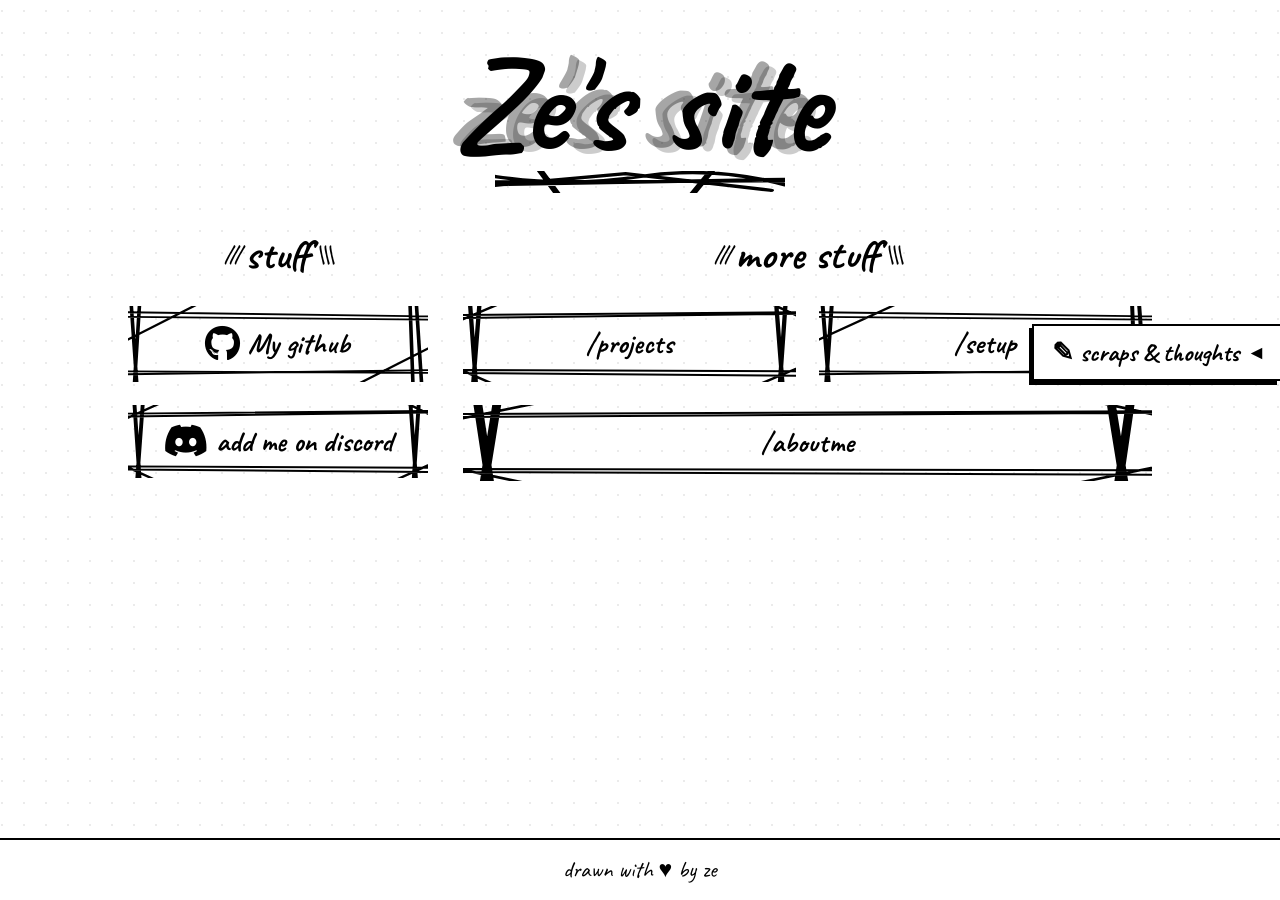
<file: index.html>
<!Doctype html>
<html lang="en">
    <head>
        <meta charset="UTF-8">
        <meta name="viewport" content="width=device-width, initial-scale=1.0">
        <title>ze's site</title>
        <link rel="preconnect" href="https://fonts.googleapis.com">
        <link rel="preconnect" href="https://fonts.gstatic.com" crossorigin>
        <link href="https://fonts.googleapis.com/css2?family=Caveat:wght@600;700&family=Patrick+Hand&display=swap" rel="stylesheet">
        <link rel="stylesheet" href="https://cdnjs.cloudflare.com/ajax/libs/font-awesome/6.5.1/css/all.min.css">
        <link rel="stylesheet" href="assets/style.css">
    </head>
    <body>
        <header class="site-header">
            <div class="title-wrap">
                <h1 class="hero-title ">Ze's site</h1>
                
            </div>
            <div class="scribble-scratch"></div>
        </header>

        <main class="main-container">
            <div class="column-cluster">
                <p class="column-label">stuff</p>
                <a href="https://github.com/DeadZone-0" target="_blank" rel="noopener noreferrer" class="pen-strike-btn">
                    <i class="fa-brands fa-github"></i>
                    <p>My github </p>
                </a>

                <button class="pen-strike-btn" onclick="copyDiscord(this)">
                    <i class="fa-brands fa-discord"></i>
                    <p id="dc-text">add me on discord</p>
                </button>
            </div>

            <!-- right -->
            <div class="column-cluster">
                <p class="column-label">more stuff</p>
                <div class="items-grid">
                    <a href="projects.html" class="pen-strike-btn btn-projects">
                        <p>/projects</p>
                    </a>
                    <a href="setup.html" class="pen-strike-btn btn-setup">
                        <p>/setup</p>
                    </a>
                    <a href="aboutme.html" class="pen-strike-btn btn-about">
                        <p>/aboutme</p>
                    </a>
                </div>
            </div>
        </main>

        <!-- ── SIDE PULL TAB FOR TORN SKETCH SHEET ────────────────── -->
        <button id="blog-tab" class="blog-pull-tab" onclick="toggleTornSheet()" aria-label="Pull out thoughts and scraps sheet">
            <span>✎ scraps &amp; thoughts</span>
            <span style="font-size: 1.2rem;">◄</span>
        </button>

        <!-- ── TORN PAPER BACKDROP & SHEET ──────────────────────────── -->
        <div id="sheet-backdrop" class="blog-backdrop" onclick="toggleTornSheet()"></div>

        <aside id="torn-sheet" class="torn-paper-sheet" aria-label="Loose thoughts and notebook scraps">
            <div class="tape-strip"></div>
            <div class="sheet-header">
                <h2 class="sheet-title">~ loose scraps ~</h2>
                <button class="sheet-push-btn" onclick="toggleTornSheet()">push back ×</button>
            </div>

            <!-- 3 Hand-Drawn Section Switcher Tabs -->
            <div class="sheet-tabs-nav">
                <button class="sheet-tab-btn active" onclick="switchSheetTab('blogs', this)">✎ blogs</button>
                <button class="sheet-tab-btn" onclick="switchSheetTab('thoughts', this)"> thoughts</button>
                <button class="sheet-tab-btn" onclick="switchSheetTab('timestuff', this)"> time stuff</button>
            </div>

            <div class="sheet-content">
                <!-- TAB 1: BLOGS -->
                <div id="section-blogs" class="sheet-section active">
                    <article class="scrap-entry">
                        <div class="scrap-time">[ DEV LOG &middot; 2026-10-28 ]</div>
                        <h3 class="scrap-heading">Demo1</h3>
                        <p class="scrap-body">
                            jhg
                        </p>
                    </article>

                    <article class="scrap-entry">
                        <div class="scrap-time">[ ARCHITECTURE &middot; 2026-10-15 ]</div>
                        <h3 class="scrap-heading">gh</h3>
                        <p class="scrap-body">
                            too much shits 
                        </p>
                    </article>

                    <article class="scrap-entry">
                        <div class="scrap-time">[ LINUX RICE &middot; 2026-09-30 ]</div>
                        <h3 class="scrap-heading">frr</h3>
                        <p class="scrap-body">
                            
                        </p>
                    </article>
                </div>

                <!-- TAB 2: THOUGHTS -->
                <div id="section-thoughts" class="sheet-section">
                    <article class="scrap-entry">
                        <div class="scrap-time">hmm</div>
                        <p class="scrap-body">
                           still thinking
                    </article>

                  
                </div>

                <!-- TAB 3: TIME STUFF -->
                <div id="section-timestuff" class="sheet-section">
                    <div class="time-stat-grid">
                        <div class="time-stat-box">
                            <div class="time-stat-label">Local Clock (IST)</div>
                            <div class="time-stat-val" id="sheet-clock">--:--:-- IST</div>
                        </div>
                       
                    </div>

                    <article class="scrap-entry">
                        <div class="scrap-time">workstation info</div>
                        <h3 class="scrap-heading">arch linux daily driver</h3>
                        <p class="scrap-body">
                       </p>
                    </article>
                </div>
            </div>
        </aside>

        <footer class="stickyboi">
            <p>drawn with ♥ by ze</p>
        </footer>

        <script>
            function toggleTornSheet() {
                const sheet = document.getElementById('torn-sheet');
                const backdrop = document.getElementById('sheet-backdrop');
                const isOpen = sheet.classList.contains('open');
                if (isOpen) {
                    sheet.classList.remove('open');
                    backdrop.classList.remove('open');
                } else {
                    sheet.classList.add('open');
                    backdrop.classList.add('open');
                }
            }

            document.addEventListener('keydown', (e) => {
                if (e.key === 'Escape') {
                    const sheet = document.getElementById('torn-sheet');
                    const backdrop = document.getElementById('sheet-backdrop');
                    if (sheet && sheet.classList.contains('open')) {
                        sheet.classList.remove('open');
                        backdrop.classList.remove('open');
                    }
                }
            });

            function switchSheetTab(tabId, btn) {
                document.querySelectorAll('.sheet-tab-btn').forEach(b => b.classList.remove('active'));
                document.querySelectorAll('.sheet-section').forEach(s => s.classList.remove('active'));
                if (btn) btn.classList.add('active');
                const target = document.getElementById('section-' + tabId);
                if (target) target.classList.add('active');
            }

            function updateSheetClock() {
                const el = document.getElementById('sheet-clock');
                if (el) {
                    const now = new Date();
                    el.textContent = now.toLocaleTimeString('en-US', {
                        timeZone: 'Asia/Kolkata',
                        hour: '2-digit',
                        minute: '2-digit',
                        second: '2-digit',
                        hour12: true
                    }) + ' IST';
                }
            }
            updateSheetClock();
            setInterval(updateSheetClock, 1000);

            function copyDiscord(btn) {
                const el = document.getElementById('dc-text');
                navigator.clipboard.writeText('Ze_.68').then(() => {
                    const old = el.innerHTML;
                    el.innerHTML = 'copied: @Ze_.68!';
                    setTimeout(() => { el.innerHTML = old; }, 2200);
                }).catch(() => {
                    window.open('https://discord.com/users/deadzone0', '_blank');
                });
            }
        </script>
    </body>

</html>
</file>
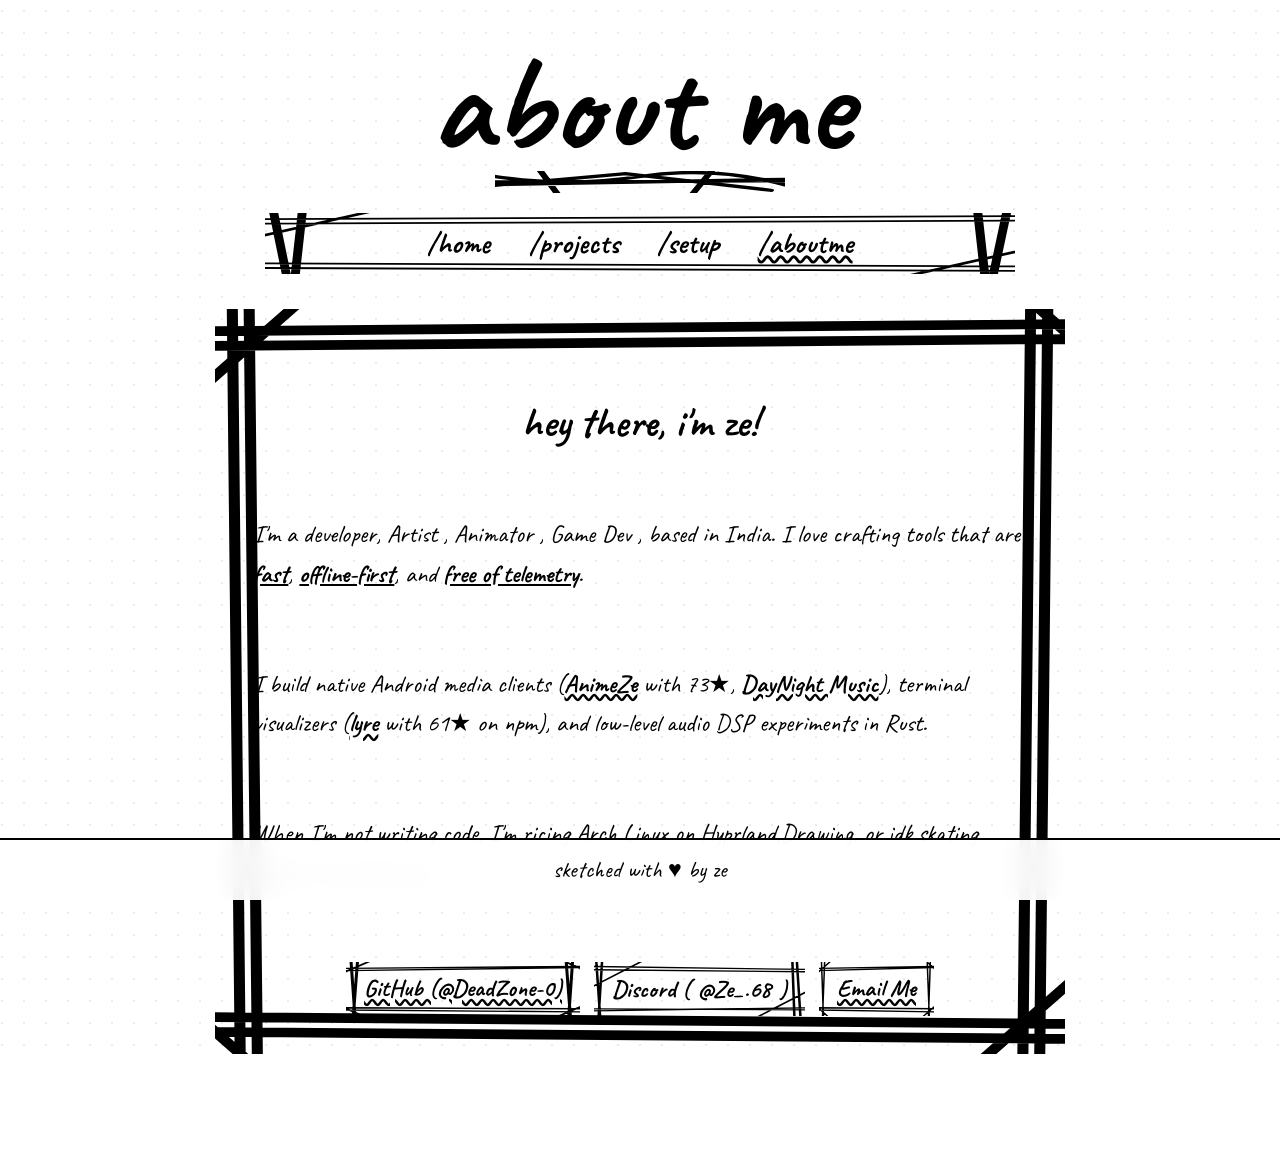
<file: aboutme.html>
<!DOCTYPE html>
<html lang="en">
<head>
    <meta charset="UTF-8">
    <meta name="viewport" content="width=device-width, initial-scale=1.0">
    <title>about me | ze's site</title>
    <link rel="icon" type="image/svg+xml" href="data:image/svg+xml,<svg xmlns='http://www.w3.org/2000/svg' viewBox='0 0 100 100'><text y='80' font-size='80'>⚡</text></svg>">
    <link rel="preconnect" href="https://fonts.googleapis.com">
    <link rel="preconnect" href="https://fonts.gstatic.com" crossorigin>
    <link href="https://fonts.googleapis.com/css2?family=Caveat:wght@600;700&family=Patrick+Hand&display=swap" rel="stylesheet">
    <link rel="stylesheet" href="assets/style.css">
</head>
<body>
    <header class="site-header">
        <h1 class="hero-title title-desktop">about me</h1>
        <h1 class="hero-title title-mobile">about<br>me</h1>
        <div class="scribble-scratch"></div>
    </header>

    <nav class="nav">
        <a href="index.html">/home</a>
        <a href="projects.html">/projects</a>
        <a href="setup.html">/setup</a>
        <p style="text-decoration: underline wavy; color: #000;">/aboutme</p>
    </nav>

   
    <main class="sketch-container">
        <p style="font-family: 'Caveat', cursive; font-size: 2.6rem; font-weight: bold; text-align: center; color: #000; margin-bottom: 0.3em;">
            hey there, i'm ze!
        </p>

        <p>
            I'm a developer, Artist , Animator , Game Dev ,  based in India. I love crafting tools that are <b>fast</b>, <b>offline-first</b>, and <b>free of telemetry</b>.
        </p>

        <p>
            I build native Android media clients (<a href="projects.html">AnimeZe</a> with 73★, <a href="projects.html">DayNight Music</a>), terminal visualizers (<a href="projects.html">lyre</a> with 61★ on npm), and low-level audio DSP experiments in Rust.
        </p>

        <p>
            When I'm not writing code, I'm ricing Arch Linux on Hyprland,Drawing, or idk skating maybe i love that too .
        </p>

        <div style="display: flex; gap: 14px; flex-wrap: wrap; justify-content: center; margin-top: 1.5em;">
            <a href="https://github.com/DeadZone-0" target="_blank" rel="noopener noreferrer" class="pen-strike-btn" style="padding: 10px 18px; font-size: 1.5rem;">
                GitHub (@DeadZone-0)
            </a>
            <button onclick="copyDiscord(this)" class="pen-strike-btn" style="padding: 10px 18px; font-size: 1.5rem;">
                Discord (<span id="dc-label">@Ze_.68</span>)
            </button>
            <a href="mailto:riyalkrypton@outlook.com" class="pen-strike-btn" style="padding: 10px 18px; font-size: 1.5rem;">
                Email Me
            </a>
        </div>
    </main>


    <footer class="stickyboi">
        <p>sketched with ♥ by ze</p>
    </footer>

    <script>
        function copyDiscord(btn) {
            navigator.clipboard.writeText('Ze_.68').then(() => {
                const label = document.getElementById('dc-label');
                label.textContent = 'COPIED!';
                setTimeout(() => { label.textContent = '@Ze_.68'; }, 2000);
            });
        }
    </script>
 
</body>
</html>
</file>
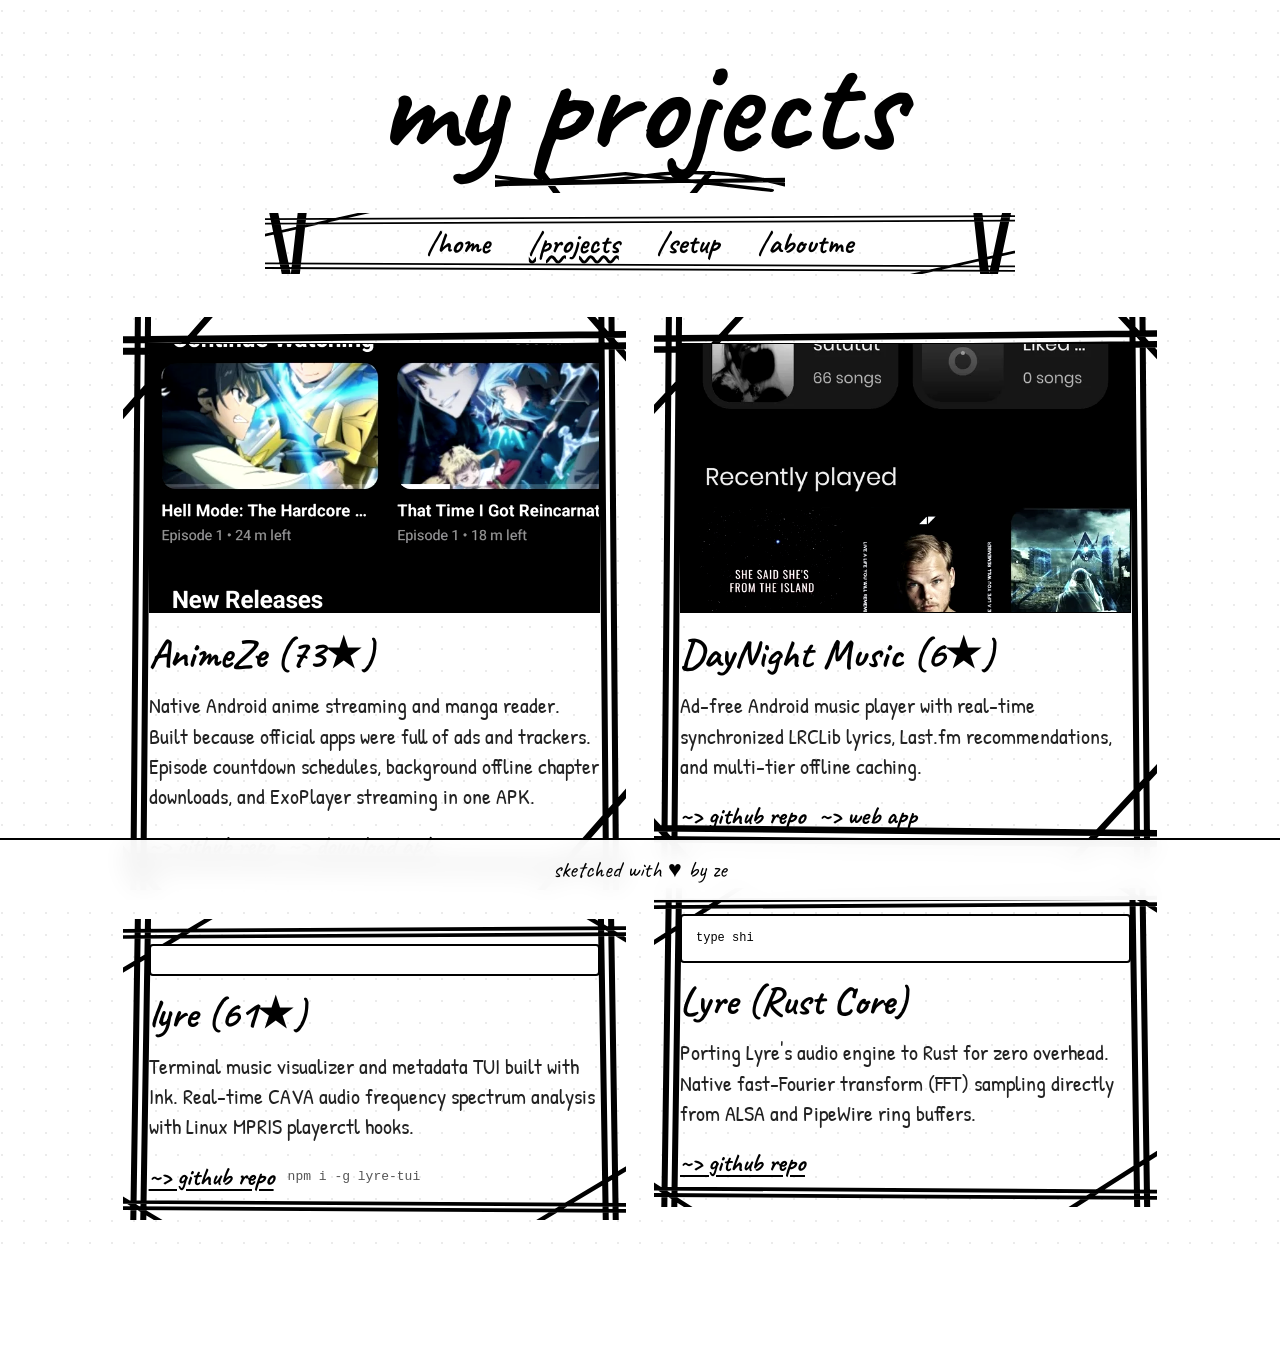
<file: projects.html>
<!DOCTYPE html>
<html lang="en">
    <head>
        <meta charset="UTF-8">
        <meta name="viewport" content="width=device-width, initial-scale=1.0">
        <title>projects | ze's site</title>
        <link rel="icon" type="image/svg+xml" href="data:image/svg+xml,<svg xmlns='http://www.w3.org/2000/svg' viewBox='0 0 100 100'><text y='80' font-size='80'>⚡</text></svg>">
        <link rel="preconnect" href="https://fonts.googleapis.com">
        <link rel="preconnect" href="https://fonts.gstatic.com" crossorigin>
        <link href="https://fonts.googleapis.com/css2?family=Caveat:wght@600;700&family=Patrick+Hand&display=swap" rel="stylesheet">
        <link rel="stylesheet" href="assets/style.css">
    </head>
    <body>
        <header class="site-header">
            <h1 class="hero-title title-desktop">my projects</h1>
            <h1 class="hero-title title-mobile">my<br>projects</h1>
            <div class="scribble-scratch"></div>
        </header>

        <nav class="nav">
            <a href="index.html">/home</a>
            <p style="text-decoration: underline wavy; color: #000;">/projects</p>
            <a href="setup.html">/setup</a>
            <a href="aboutme.html">/aboutme</a>
        </nav>

    <main class="projects-masonry">
        <!-- AnimeZe -->
        <article class="sketch-card">
            <img class="card-img" src="assets/screenshots/animeze/home.webp" alt="AnimeZe preview">
            <h2 class="card-title">AnimeZe (73★)</h2>
            <p class="card-desc">Native Android anime streaming and manga reader. Built because official apps were full of ads and trackers. Episode countdown schedules, background offline chapter downloads, and ExoPlayer streaming in one APK.</p>
            <div class="card-links">
                <a href="https://github.com/DeadZone-0/AnimeZe" target="_blank" rel="noopener noreferrer">~> github repo</a>
                <a href="https://github.com/DeadZone-0/AnimeZe/releases" target="_blank" rel="noopener noreferrer">~> download apk</a>
            </div>
        </article>

        <!-- lyre -->
        <article class="sketch-card">
            <div style="background: #ffffff; border: 2px solid var(--ink); border-radius: 4px; padding: 14px; font-family: monospace; font-size: 12px; color: #000; margin-bottom: 10px; line-height: 1.4;">
               
            </div>
            <h2 class="card-title">lyre (61★)</h2>
            <p class="card-desc">Terminal music visualizer and metadata TUI built with Ink. Real-time CAVA audio frequency spectrum analysis with Linux MPRIS playerctl hooks.</p>
            <div class="card-links">
                <a href="https://github.com/DeadZone-0/lyre" target="_blank" rel="noopener noreferrer">~> github repo</a>
                <span style="font-family: monospace; font-size: 13px; color: #555;">npm i -g lyre-tui</span>
            </div>
        </article>

        <!-- DayNight Music -->
        <article class="sketch-card">
            <img class="card-img" src="assets/screenshots/daynight/player.webp" alt="DayNight Music preview">
            <h2 class="card-title">DayNight Music (6★)</h2>
            <p class="card-desc">Ad-free Android music player with real-time synchronized LRCLib lyrics, Last.fm recommendations, and multi-tier offline caching.</p>
            <div class="card-links">
                <a href="https://github.com/DeadZone-0/DayNight-Music" target="_blank" rel="noopener noreferrer">~> github repo</a>
                <a href="https://daynightmusic.vercel.app/" target="_blank" rel="noopener noreferrer">~> web app</a>
            </div>
        </article>

        <!-- Lyre Rust -->
        <article class="sketch-card">
            <div style="background: #ffffff; border: 2px solid var(--ink); border-radius: 4px; padding: 14px; font-family: monospace; font-size: 12px; color: #000; margin-bottom: 10px; line-height: 1.4;">
                
                type shi 
            </div>
            <h2 class="card-title">Lyre (Rust Core)</h2>
            <p class="card-desc">Porting Lyre's audio engine to Rust for zero overhead. Native fast-Fourier transform (FFT) sampling directly from ALSA and PipeWire ring buffers.</p>
            <div class="card-links">
                <a href="https://github.com/DeadZone-0/Lyre-rust" target="_blank" rel="noopener noreferrer">~> github repo</a>
            </div>
        </article>

        <!-- Genshin Tracker 
        <article class="sketch-card">
            <h2 class="card-title">genshin-tracker</h2>
            <p class="card-desc">Native Linux tools, memory inspection hooks, and Wayland compatibility for gaming on Arch Linux.</p>
            <div class="card-links">
                <a href="https://github.com/DeadZone-0/genshin-tracker-linux" target="_blank" rel="noopener noreferrer">~> github repo</a>
            </div>
        </article>-->
    </main>

    

    <footer class="stickyboi">
        <p>sketched with ♥ by ze</p>
    </footer>

</body>
</html>
</file>
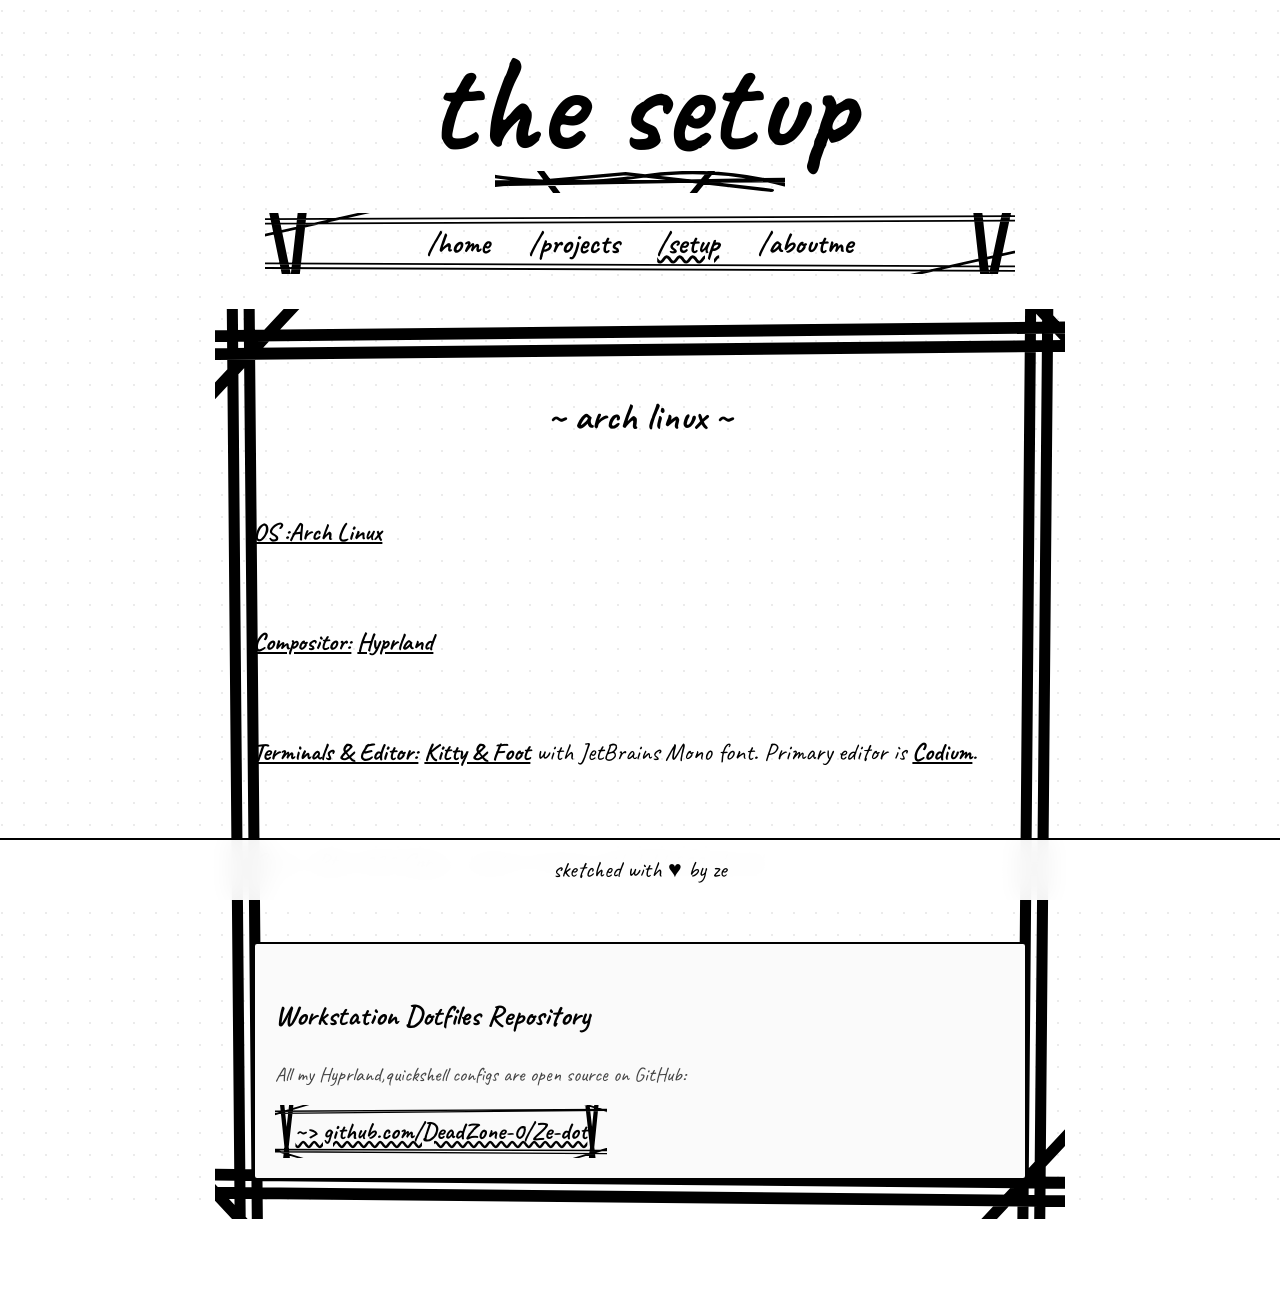
<file: setup.html>
<!DOCTYPE html>
<html lang="en">
<head>
    <meta charset="UTF-8">
    <meta name="viewport" content="width=device-width, initial-scale=1.0">
    <title>setup | ze's site</title>
    <link rel="icon" type="image/svg+xml" href="data:image/svg+xml,<svg xmlns='http://www.w3.org/2000/svg' viewBox='0 0 100 100'><text y='80' font-size='80'>⚡</text></svg>">
    <link rel="preconnect" href="https://fonts.googleapis.com">
    <link rel="preconnect" href="https://fonts.gstatic.com" crossorigin>
    <link href="https://fonts.googleapis.com/css2?family=Caveat:wght@600;700&family=Patrick+Hand&display=swap" rel="stylesheet">
    <link rel="stylesheet" href="assets/style.css">
</head>
<body>
    <header class="site-header">
        <h1 class="hero-title title-desktop">the setup</h1>
        <h1 class="hero-title title-mobile">the<br>rig</h1>
        <div class="scribble-scratch"></div>
    </header>

    <nav class="nav">
        <a href="index.html">/home</a>
        <a href="projects.html">/projects</a>
        <p style="text-decoration: underline wavy; color: #000;">/setup</p>
        <a href="aboutme.html">/aboutme</a>
    </nav>

    
    <main class="sketch-container">
        <p style="font-family: 'Caveat', cursive; font-size: 2.4rem; font-weight: bold; text-align: center; color: #000; margin-bottom: 0.5em;">
            ~ arch linux  ~
        </p>

        <p>
            <b>OS :Arch Linux</b>
        </p>

        <p>
            <b>Compositor:</b> <b>Hyprland</b>
        </p>

        <p>
            <b>Terminals &amp; Editor:</b> <b>Kitty &amp; Foot</b> with JetBrains Mono font. Primary editor is <b>Codium</b>.
        </p>

        <p>
           Specs : Rtx 4070 Super , intel i7 11 gen 2 tb hdd 500 gb ssd 
        </p>

        <div style="background: #fafafa; border: 2px solid var(--ink); border-radius: 4px; padding: 20px; margin-top: 14px;">
            <p style="font-family: 'Caveat', cursive; font-size: 1.8rem; font-weight: bold; color: #000000; margin-bottom: 8px;">
                Workstation Dotfiles Repository
            </p>
            <p style="font-size: 1.25rem; color: #444; margin-bottom: 14px;">
                All my Hyprland,quickshell configs are open source on GitHub:
            </p>
            <a href="https://github.com/DeadZone-0/Ze-dot" target="_blank" rel="noopener noreferrer" class="pen-strike-btn" style="display: inline-flex; padding: 10px 20px; font-size: 1.5rem;">
                ~> github.com/DeadZone-0/Ze-dot
            </a>
        </div>
    </main>
  
    
    <footer class="stickyboi">
        <p>sketched with ♥ by ze</p>
    </footer>
</body>
</html>
</file>
<file: assets/style.css>
:root {
    --paper: #ffffff;
    --ink: #000000;
}

@keyframes pen-twitch-1 {
    0% { transform: translate(0px, 0px) rotate(-0.25deg); }
    33% { transform: translate(-0.6px, 0.4px) rotate(0.3deg); }
    66% { transform: translate(0.5px, -0.3px) rotate(-0.15deg); }
    100% { transform: translate(0px, 0px) rotate(-0.25deg); }
}

@keyframes pen-twitch-2 {
    0% { transform: translate(0px, 0px) rotate(0.3deg); }
    33% { transform: translate(0.6px, -0.5px) rotate(-0.35deg); }
    66% { transform: translate(-0.4px, 0.35px) rotate(0.2deg); }
    100% { transform: translate(0px, 0px) rotate(0.3deg); }
}

@keyframes pen-twitch-3 {
    0% { transform: translate(-0.3px, 0.25px) rotate(-0.2deg); }
    33% { transform: translate(0.5px, -0.35px) rotate(0.25deg); }
    66% { transform: translate(-0.25px, -0.4px) rotate(-0.3deg); }
    100% { transform: translate(-0.3px, 0.25px) rotate(-0.2deg); }
}



* {
    box-sizing: border-box;
}

html {
    scroll-behavior: smooth;
    background-color: var(--paper);
}

body {
    background-color: var(--paper);
    color: var(--ink);
    margin: 0;
    padding: 0;
    width: 100%;
    min-height: 100vh;
    font-family: 'Caveat', cursive, sans-serif;
    /* Clean stark paper with subtle stray ink flecks */
    background-image:
        radial-gradient(rgba(0, 0, 0, 0.08) 1px, transparent 1px);
    background-size: 22px 22px;
    background-position: center top;
    overflow-x: hidden;
    line-height: 1.4;
}

a, button, input {
    text-decoration: none;
    color: inherit;
}


header.site-header {
    text-align: center;
    padding: 45px 16px 20px 16px;
    display: flex;
    flex-direction: column;
    align-items: center;
}

.title-wrap {
    position: relative;
    display: inline-block;
}

h1.hero-title {
    font-family: 'Caveat', cursive;
    font-size: clamp(4.5rem, 13vw, 8.5rem);
    font-weight: 700;
    line-height: 0.88;
    margin: 0;
    color: var(--ink);
    animation: pen-twitch-1 0.3s steps(3, end) infinite;
    position: relative;
    z-index: 2;
}

/* Frantic ghost sketch lines around title */
.title-wrap::before {
    content: "ze's site";
    position: absolute;
    top: -2px; left: -4px;
    font-family: 'Caveat', cursive;
    font-size: clamp(4.5rem, 13vw, 8.5rem);
    font-weight: 700;
    line-height: 0.88;
    color: rgba(0, 0, 0, 0.35);
    z-index: 1;
    pointer-events: none;
    animation: pen-twitch-2 0.3s steps(3, end) infinite;
}

.title-wrap::after {
    content: "ze's site";
    position: absolute;
    top: 3px; left: 3px;
    font-family: 'Caveat', cursive;
    font-size: clamp(4.5rem, 13vw, 8.5rem);
    font-weight: 700;
    line-height: 0.88;
    color: rgba(0, 0, 0, 0.2);
    z-index: 1;
    pointer-events: none;
    animation: pen-twitch-3 0.3s steps(3, end) infinite;
}

/* Frantic pen scratch underline with shooting slash marks */
.scribble-scratch {
    width: 290px;
    height: 22px;
    margin: 6px auto 0 auto;
    background-image: url("data:image/svg+xml,%3Csvg xmlns='http://www.w3.org/2000/svg' viewBox='0 0 100 16' preserveAspectRatio='none'%3E%3Cpath d='M-5,8 L105,7 M-2,10 L102,6 M0,4 Q25,12 50,4 T100,10 M-8,12 L45,2 L95,14 M15,-2 L22,18 M75,-1 L68,17' fill='none' stroke='%23000000' stroke-width='2.4' stroke-linecap='round'/%3E%3C/svg%3E");
    background-size: 100% 100%;
    animation: pen-twitch-2 0.25s steps(2, end) infinite;
}

.title-mobile {
    display: none;
}

.nav {
    box-sizing: border-box;
    width: 92%;
    max-width: 750px;
    margin: 0 auto 2.2em auto;
    padding: 10px 14px;
    gap: 1.4em;
    align-items: center;
    justify-content: center;
    position: relative;
    display: flex;
    flex-wrap: wrap;
    background-image: url("data:image/svg+xml,%3Csvg xmlns='http://www.w3.org/2000/svg' viewBox='0 0 100 40' preserveAspectRatio='none'%3E%3Cpath d='M-2,4 L102,2 M-4,36 L104,38 M1,-4 L3,44 M99,-3 L97,43 M-1,7 L101,5 M-2,33 L102,35 M5,-2 L4,42 M95,-2 L96,42 M-5,20 L15,-2 M85,42 L105,20' fill='none' stroke='%23000000' stroke-width='1.2' stroke-linecap='round'/%3E%3C/svg%3E");
    background-size: 100% 100%;
    animation: pen-twitch-1 0.48s steps(3, end) infinite;
}

.nav a, .nav p {
    font-family: 'Caveat', cursive;
    font-size: 1.85rem;
    font-weight: 700;
    padding: 0 8px;
    margin: 0;
    transition: transform 0.15s ease;
}

.nav a:hover {
    transform: scale(1.15) rotate(-2deg);
    text-decoration: underline wavy;
}

/* MAIN TWO-COLUMN CONTAINER */
.main-container {
    box-sizing: border-box;
    padding: 0.8em;
    display: grid;
    grid-template-columns: 1fr 2.3fr;
    align-items: start;
    gap: 2.2em;
    width: 92%;
    max-width: 1050px;
    margin: auto auto 6em auto;
}

.column-cluster {
    display: flex;
    flex-direction: column;
    gap: 1.4em;
    width: 100%;
}

.column-label {
    font-family: 'Caveat', cursive;
    color: var(--ink);
    font-weight: 700;
    font-size: 2.6rem;
    text-align: center;
    margin: 0;
    position: relative;
    display: flex;
    align-items: center;
    justify-content: center;
    gap: 6px;
}

/* Spiky slash lines beside column label */
.column-label::before {
    content: "///";
    font-size: 1.4rem;
    color: var(--ink);
    letter-spacing: -2px;
}
.column-label::after {
    content: "\\\\\\";
    font-size: 1.4rem;
    color: var(--ink);
    letter-spacing: -2px;
}

.items-grid {
    display: grid;
    grid-template-columns: 1fr 1fr;
    grid-template-areas:
        "projects setup"
        "about about";
    gap: 1.4em;
}

.pen-strike-btn {
    position: relative;
    display: flex;
    align-items: center;
    justify-content: center;
    text-align: center;
    padding: 18px 12px;
    gap: 8px;
    font-family: 'Caveat', cursive;
    font-weight: 700;
    font-size: 1.8rem;
    color: var(--ink);
    cursor: pointer;
    background: transparent;
    border: none;
    outline: none;
    /* Fine multi-stroke pen lines with natural overshoots */
    background-image: url("data:image/svg+xml,%3Csvg xmlns='http://www.w3.org/2000/svg' viewBox='0 0 100 50' preserveAspectRatio='none'%3E%3Cpath d='M-6,6 L106,4 M-3,8 L103,5 M-8,44 L108,46 M-4,42 L104,43 M2,-5 L4,55 M5,-3 L3,53 M97,-6 L95,56 M94,-3 L96,53 M-10,18 L18,-8 M82,58 L110,32 M-5,38 L14,56 M88,-6 L106,12' fill='none' stroke='%23000000' stroke-width='1.3' stroke-linecap='round'/%3E%3C/svg%3E");
    background-size: 100% 100%;
    animation: pen-twitch-1 0.45s steps(3, end) infinite;
    transition: transform 0.15s ease;
}

.pen-strike-btn:nth-child(2) {
    animation-name: pen-twitch-2;
    animation-delay: -0.15s;
    background-image: url("data:image/svg+xml,%3Csvg xmlns='http://www.w3.org/2000/svg' viewBox='0 0 100 50' preserveAspectRatio='none'%3E%3Cpath d='M-5,4 L105,7 M-8,7 L102,9 M-4,45 L106,42 M-6,43 L104,44 M4,-6 L2,56 M1,-3 L3,53 M96,-5 L98,55 M94,-2 L95,52 M-8,30 L30,-8 M70,58 L108,20' fill='none' stroke='%23000000' stroke-width='1.2' stroke-linecap='round'/%3E%3C/svg%3E");
}

.pen-strike-btn:nth-child(3) {
    animation-name: pen-twitch-3;
    animation-delay: -0.22s;
}

/* Hover: Hand-inked filled contour with matching scratchy pen overshoots */
.pen-strike-btn:hover {
    background-color: transparent;
    color: #ffffff;
    /* Hand-drawn organic filled ink shape + frantic pen scratches matching the lines */
    background-image: url("data:image/svg+xml,%3Csvg xmlns='http://www.w3.org/2000/svg' viewBox='0 0 100 50' preserveAspectRatio='none'%3E%3Cpath d='M3,5 Q20,2 45,4 Q75,1 97,6 Q95,25 97,44 Q70,47 40,43 Q15,46 3,44 Q1,25 3,5 Z' fill='%23000000' stroke='%23000000' stroke-width='2'/%3E%3Cpath d='M-6,5 L106,4 M-4,44 L104,46 M3,-5 L4,55 M97,-6 L95,56 M-10,18 L18,-8 M82,58 L110,32 M-5,38 L14,56 M88,-6 L106,12' fill='none' stroke='%23000000' stroke-width='2.2' stroke-linecap='round'/%3E%3Cpath d='M8,14 L92,12 M6,24 L94,22 M10,34 L90,36' fill='none' stroke='%23ffffff' stroke-width='1.2' stroke-linecap='round' opacity='0.35'/%3E%3C/svg%3E");
    transform: scale(1.02) rotate(-0.5deg);
}

.pen-strike-btn i, .pen-strike-btn svg {
    font-size: 1.25em;
    position: relative;
    z-index: 5;
}

.pen-strike-btn p {
    font-family: 'Caveat', cursive;
    font-size: 1.8rem;
    font-weight: 700;
    margin: 0;
    position: relative;
    z-index: 5;
}

/* Grid areas */
.btn-projects { grid-area: projects; }
.btn-setup { grid-area: setup; }
.btn-about { grid-area: about; }

/* (CHAOTIC PEN BORDERS) */
.projects-masonry {
    box-sizing: border-box;
    width: 92%;
    max-width: 1050px;
    margin: auto auto 6em auto;
    columns: 2;
    column-gap: 1.8em;
    padding: 0.5em;
}

.sketch-card {
    position: relative;
    box-sizing: border-box;
    color: var(--ink);
    background-color: transparent;
    padding: 1.6em;
    margin: 0 0 1.8em 0;
    width: 100%;
    text-align: left;
    display: inline-block;
    break-inside: avoid;
    /* Fine multi-stroke pen border with loose scratch overshoots */
    background-image: url("data:image/svg+xml,%3Csvg xmlns='http://www.w3.org/2000/svg' viewBox='0 0 100 100' preserveAspectRatio='none'%3E%3Cpath d='M-4,4 L104,3 M-2,6 L102,5 M-5,96 L105,97 M-3,94 L103,95 M3,-5 L2,105 M5,-3 L4,103 M97,-4 L98,104 M95,-2 L96,102 M-8,25 L25,-8 M75,108 L108,75 M-8,85 L18,111 M82,-11 L111,18' fill='none' stroke='%23000000' stroke-width='1.2' stroke-linecap='round'/%3E%3C/svg%3E");
    background-size: 100% 100%;
    animation: pen-twitch-1 0.48s steps(3, end) infinite;
}

.sketch-card:nth-child(even) {
    animation-name: pen-twitch-2;
    animation-delay: -0.22s;
}

.card-img {
    width: 100%;
    height: auto;
    max-height: 270px;
    object-fit: cover;
    border: 1.3px solid var(--ink);
    display: block;
    margin-bottom: 0.8em;
    filter: contrast(1.15) grayscale(0.2);
}

.card-title {
    font-family: 'Caveat', cursive;
    font-size: 2.5rem;
    font-weight: 700;
    margin: 0.1em 0;
    color: var(--ink);
}

.card-desc {
    font-family: 'Patrick Hand', cursive;
    font-size: 1.35rem;
    color: #222222;
    text-align: left;
    margin: 0.4em 0 0.8em 0;
    line-height: 1.4;
}

.card-links {
    display: flex;
    gap: 14px;
    align-items: center;
}

.card-links a {
    font-family: 'Caveat', cursive;
    font-size: 1.6rem;
    font-weight: 700;
    text-decoration: underline;
    text-underline-offset: 4px;
    color: var(--ink);
}

.card-links a:hover {
    transform: scale(1.1) rotate(-2deg);
}

/* (SETUP & ABOUT) */
.sketch-container {
    position: relative;
    background-color: transparent;
    box-sizing: border-box;
    display: flex;
    flex-direction: column;
    gap: 1.3em;
    padding: 2.4em;
    width: 92%;
    max-width: 850px;
    margin: 0 auto 6em auto;
    /* Fine multi-line sketch frame with loose corner overshoots */
    background-image: url("data:image/svg+xml,%3Csvg xmlns='http://www.w3.org/2000/svg' viewBox='0 0 100 100' preserveAspectRatio='none'%3E%3Cpath d='M-3,3 L103,2 M-5,5 L105,4 M-4,97 L104,98 M-6,95 L106,96 M2,-4 L3,104 M4,-2 L5,102 M98,-3 L97,103 M96,-5 L95,105 M-6,15 L15,-6 M85,106 L106,85 M-7,90 L20,117 M80,-17 L117,20' fill='none' stroke='%23000000' stroke-width='1.3' stroke-linecap='round'/%3E%3C/svg%3E");
    background-size: 100% 100%;
    animation: pen-twitch-1 0.48s steps(3, end) infinite;
}

.sketch-container p {
    text-align: left;
    font-size: 1.55rem;
    line-height: 1.6;
    color: var(--ink);
}

.sketch-container b {
    color: #000000;
    text-decoration: underline;
}

.sketch-container a {
    color: #000000;
    font-weight: 700;
    text-decoration: underline wavy;
}

/* FIXED STICKY FOOTER*/
.stickyboi {
    box-sizing: border-box;
    padding: 0.6em 1.4em;
    color: var(--ink);
    position: fixed;
    bottom: 0;
    left: 0;
    width: 100%;
    margin: 0 auto;
    z-index: 1000;
    backdrop-filter: blur(12px);
    -webkit-backdrop-filter: blur(12px);
    background-color: rgba(255, 255, 255, 0.94);
    border-top: 2.8px solid var(--ink);
    display: flex;
    justify-content: center;
    align-items: center;
    font-family: 'Caveat', cursive;
    font-size: 1.45rem;
}

.stickyboi p {
    font-size: 1.45rem;
    margin: 0;
    color: var(--ink);
    text-align: center;
}

/* RESPONSIVE MOBILE */
@media (max-width: 768px) {
    .title-desktop {
        display: none;
    }
    .title-mobile {
        display: block;
    }
    .main-container {
        grid-template-columns: 100%;
        gap: 1.8em;
    }
    .items-grid {
        grid-template-columns: 1fr;
        grid-template-areas:
            "projects"
            "setup"
            "about";
    }
    .projects-masonry {
        columns: 1;
    }
    .nav p, .nav a {
        font-size: 1.4rem;
    }
    .stickyboi {
        flex-direction: column;
        gap: 0.2em;
        text-align: center;
    }
}

/* ── TORN SKETCH PAPER SHEET & PULL TAB ───────────────────────── */
.blog-pull-tab {
    position: fixed;
    top: 36%;
    right: 0;
    z-index: 10001;
    background: #ffffff;
    color: var(--ink);
    border: 2.2px solid var(--ink);
    border-right: none;
    padding: 10px 14px 10px 18px;
    font-family: 'Caveat', cursive;
    font-weight: 700;
    font-size: 1.6rem;
    cursor: pointer;
    box-shadow: -3px 4px 0px #000000;
    display: flex;
    align-items: center;
    gap: 8px;
    transform-origin: right center;
    animation: pen-twitch-1 0.45s steps(3, end) infinite;
    transition: transform 0.2s cubic-bezier(0.16, 1, 0.3, 1), background-color 0.15s, color 0.15s;
}

.blog-pull-tab:hover {
    transform: translateX(-8px) rotate(-1deg);
    background: #000000;
    color: #ffffff;
}

.blog-backdrop {
    position: fixed;
    top: 0; left: 0; width: 100vw; height: 100vh;
    background: rgba(0, 0, 0, 0.4);
    z-index: 10002;
    opacity: 0;
    pointer-events: none;
    transition: opacity 0.3s ease;
}

.blog-backdrop.open {
    opacity: 1;
    pointer-events: auto;
}

/* Torn paper sheet with jagged ripped edges */
.torn-paper-sheet {
    position: fixed;
    top: 20px;
    right: 0;
    width: min(520px, 94vw);
    max-height: calc(100vh - 40px);
    background: #ffffff;
    z-index: 10003;
    border: 2.4px solid #000000;
    border-right: none;
    border-radius: 4px 0 0 6px;
    box-shadow: -8px 8px 0px rgba(0, 0, 0, 0.95);
    transform: translateX(105%);
    transition: transform 0.35s cubic-bezier(0.16, 1, 0.3, 1);
    display: flex;
    flex-direction: column;
    overflow: hidden;
}

.torn-paper-sheet::before {
    content: "";
    position: absolute;
    top: -5px; left: -3px; bottom: -5px; width: 4px;
    border-left: 1.5px solid #000000;
    pointer-events: none;
    animation: pen-twitch-2 0.45s steps(3, end) infinite;
}

.torn-paper-sheet.open {
    transform: translateX(0);
}

/* Tape strip holding top of the torn page */
.tape-strip {
    width: 90px;
    height: 24px;
    background: rgba(220, 220, 220, 0.85);
    border: 1px dashed rgba(0, 0, 0, 0.5);
    box-shadow: 1px 2px 2px rgba(0,0,0,0.15);
    transform: rotate(-3deg);
    position: absolute;
    top: 6px;
    left: 20px;
    z-index: 10;
}

.sheet-header {
    padding: 24px 20px 14px 24px;
    border-bottom: 2px dashed #000000;
    display: flex;
    justify-content: space-between;
    align-items: baseline;
    background: #ffffff;
    margin-top: 6px;
}

.sheet-title {
    font-family: 'Caveat', cursive;
    font-size: 2.6rem;
    font-weight: 700;
    margin: 0;
    line-height: 1;
}

.sheet-push-btn {
    background: #ffffff;
    border: 2px solid #000000;
    box-shadow: 2px 2px 0px #000000;
    border-radius: 4px;
    padding: 3px 12px;
    font-family: 'Caveat', cursive;
    font-size: 1.5rem;
    font-weight: 700;
    cursor: pointer;
    transition: all 0.15s;
}

.sheet-push-btn:hover {
    background: #000000;
    color: #ffffff;
    transform: translate(1px, 1px);
    box-shadow: 1px 1px 0px #000000;
}

.sheet-content {
    flex: 1;
    overflow-y: auto;
    padding: 20px 24px 36px 24px;
    display: flex;
    flex-direction: column;
    gap: 20px;
}

.scrap-entry {
    border-bottom: 1px dashed #cccccc;
    padding-bottom: 16px;
}

.scrap-entry:last-child {
    border-bottom: none;
}

.scrap-time {
    font-family: 'Patrick Hand', cursive;
    font-size: 1.15rem;
    color: #666666;
    margin-bottom: 2px;
}

.scrap-heading {
    font-family: 'Caveat', cursive;
    font-size: 2rem;
    font-weight: 700;
    margin: 0 0 4px 0;
    line-height: 1.1;
}

.scrap-body {
    font-family: 'Patrick Hand', cursive;
    font-size: 1.35rem;
    color: #111111;
    line-height: 1.45;
    margin: 0;
    text-align: left;
}

/* ── SECTION SWITCHER TABS INSIDE TORN SHEET ─────────────────── */
.sheet-tabs-nav {
    display: flex;
    gap: 12px;
    padding: 10px 24px 6px 24px;
    border-bottom: 2px dashed #000000;
    flex-wrap: wrap;
    background: #ffffff;
}

.sheet-tab-btn {
    background: transparent;
    border: none;
    border-bottom: 2px solid transparent;
    padding: 2px 6px;
    font-family: 'Caveat', cursive;
    font-size: 1.65rem;
    font-weight: 700;
    color: #666666;
    cursor: pointer;
    transition: color 0.15s ease, transform 0.15s ease;
}

.sheet-tab-btn:hover {
    color: #000000;
    transform: scale(1.05);
}

.sheet-tab-btn.active {
    background: transparent;
    color: #000000;
    border-bottom: 2px solid #000000;
    text-decoration: underline wavy;
}

.sheet-section {
    display: none;
    flex-direction: column;
    gap: 18px;
}

.sheet-section.active {
    display: flex;
}

/* Time & Stats Dividers (Flattened Hierarchy) */
.time-stat-grid {
    display: grid;
    grid-template-columns: 1fr 1fr;
    gap: 14px;
    margin-bottom: 12px;
}

.time-stat-box {
    border: none;
    border-bottom: 1px dashed #000000;
    padding: 6px 0 10px 0;
    background: transparent;
    box-shadow: none;
}

.time-stat-label {
    font-family: 'Caveat', cursive;
    font-size: 1.45rem;
    font-weight: 700;
    color: #000000;
    margin-bottom: 2px;
}

.time-stat-val {
    font-family: monospace;
    font-size: 1.3rem;
    font-weight: 700;
    color: #000000;
}
</file>
